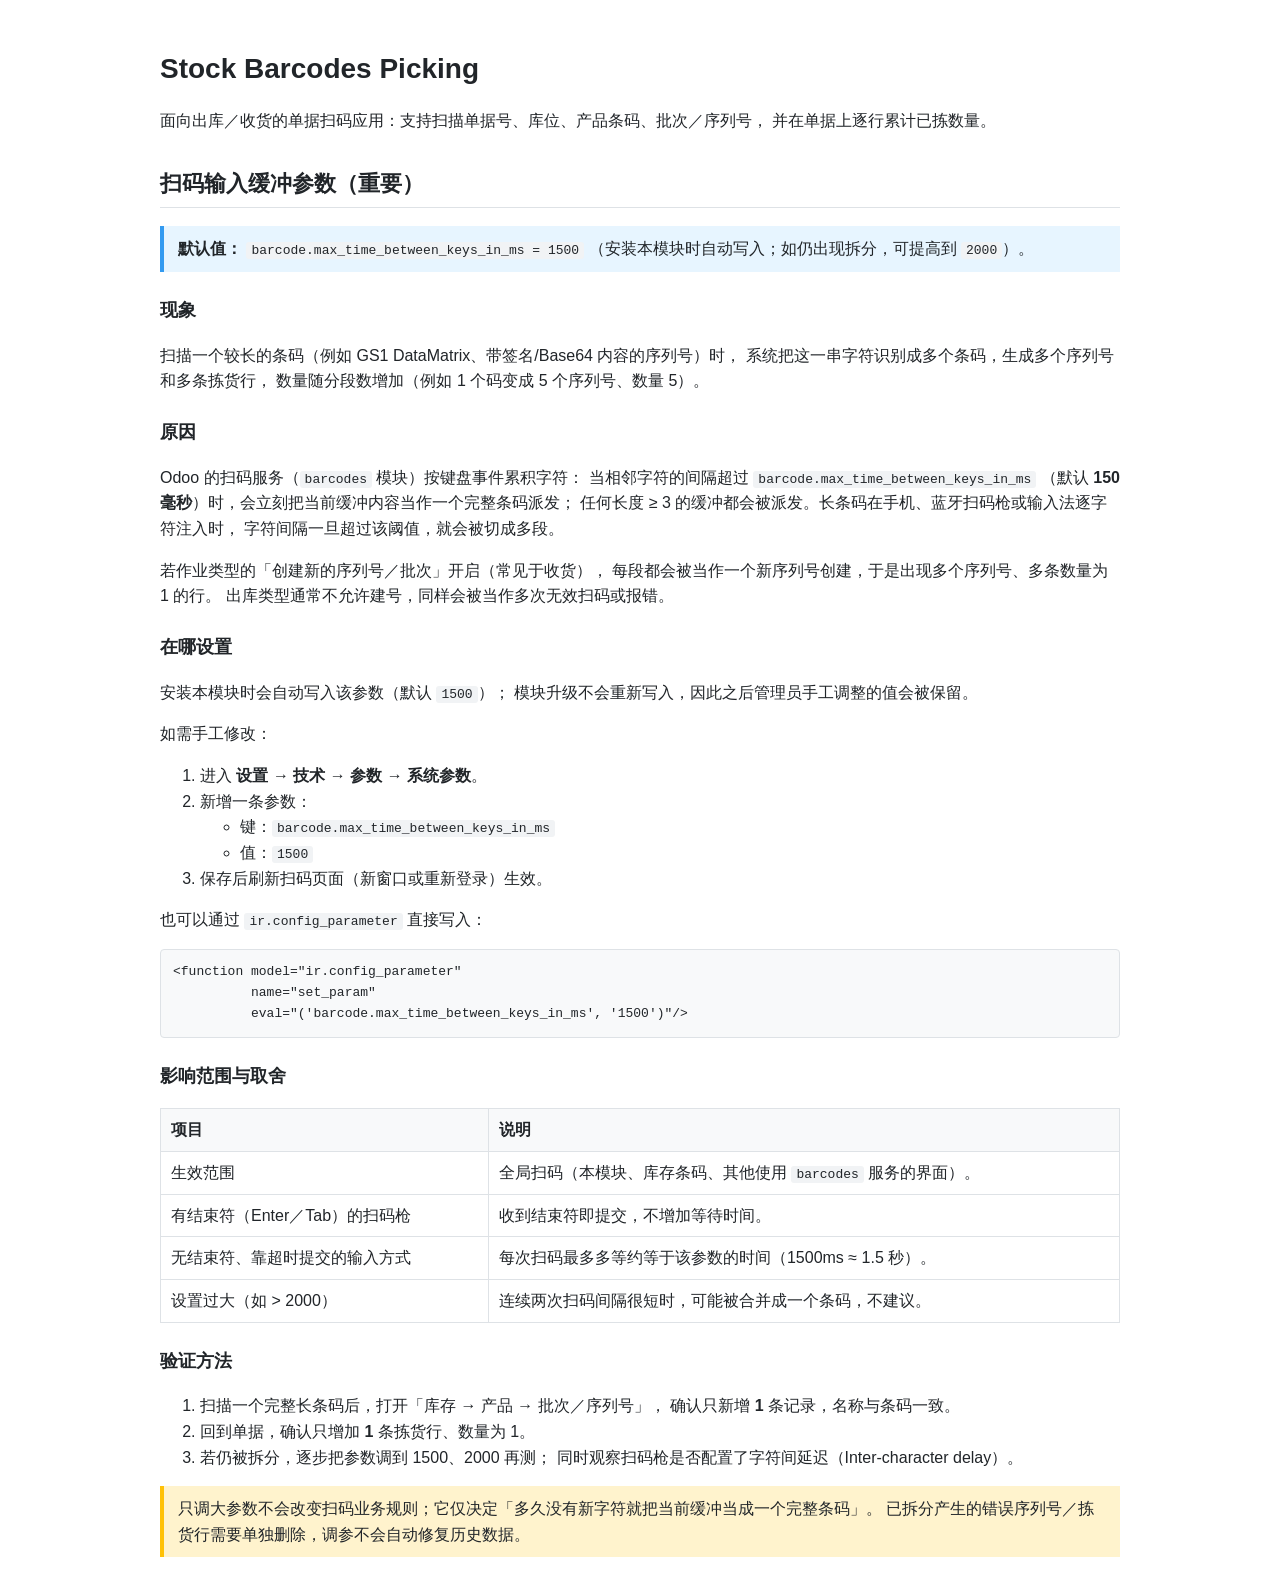
<file: stock_barcodes_picking/static/description/index.html>
<!DOCTYPE html>
<html lang="zh-CN">
<head>
    <meta charset="utf-8"/>
    <title>Stock Barcodes Picking</title>
    <style>
        body {
            font-family: -apple-system, "Segoe UI", "PingFang SC",
                "Microsoft YaHei", sans-serif;
            color: #212529;
            line-height: 1.6;
            margin: 0 auto;
            max-width: 960px;
            padding: 24px;
        }
        h1 { font-size: 28px; margin-bottom: 8px; }
        h2 { font-size: 22px; margin-top: 32px; border-bottom: 1px solid #dee2e6; padding-bottom: 6px; }
        h3 { font-size: 18px; margin-top: 24px; }
        code {
            background: #f1f3f5;
            border-radius: 3px;
            padding: 1px 5px;
            font-family: Consolas, Menlo, monospace;
            font-size: 13px;
        }
        pre {
            background: #f8f9fa;
            border: 1px solid #dee2e6;
            border-radius: 4px;
            padding: 12px;
            overflow-x: auto;
        }
        table { border-collapse: collapse; width: 100%; margin: 12px 0; }
        th, td { border: 1px solid #dee2e6; padding: 8px 10px; text-align: left; vertical-align: top; }
        th { background: #f8f9fa; }
        .note {
            background: #fff3cd;
            border-left: 4px solid #ffc107;
            padding: 10px 14px;
            margin: 12px 0;
        }
        .summary {
            background: #e7f5ff;
            border-left: 4px solid #339af0;
            padding: 10px 14px;
            margin: 12px 0;
        }
    </style>
</head>
<body>
<section class="oe_container">
    <h1>Stock Barcodes Picking</h1>
    <p>
        面向出库／收货的单据扫码应用：支持扫描单据号、库位、产品条码、批次／序列号，
        并在单据上逐行累计已拣数量。
    </p>

    <h2>扫码输入缓冲参数（重要）</h2>

    <div class="summary">
        <strong>默认值：</strong>
        <code>barcode.max_time_between_keys_in_ms = 1500</code>
        （安装本模块时自动写入；如仍出现拆分，可提高到 <code>2000</code>）。
    </div>

    <h3>现象</h3>
    <p>
        扫描一个较长的条码（例如 GS1 DataMatrix、带签名/Base64 内容的序列号）时，
        系统把这一串字符识别成多个条码，生成多个序列号和多条拣货行，
        数量随分段数增加（例如 1 个码变成 5 个序列号、数量 5）。
    </p>

    <h3>原因</h3>
    <p>
        Odoo 的扫码服务（<code>barcodes</code> 模块）按键盘事件累积字符：
        当相邻字符的间隔超过 <code>barcode.max_time_between_keys_in_ms</code>
        （默认 <strong>150 毫秒</strong>）时，会立刻把当前缓冲内容当作一个完整条码派发；
        任何长度 ≥ 3 的缓冲都会被派发。长条码在手机、蓝牙扫码枪或输入法逐字符注入时，
        字符间隔一旦超过该阈值，就会被切成多段。
    </p>
    <p>
        若作业类型的「创建新的序列号／批次」开启（常见于收货），
        每段都会被当作一个新序列号创建，于是出现多个序列号、多条数量为 1 的行。
        出库类型通常不允许建号，同样会被当作多次无效扫码或报错。
    </p>

    <h3>在哪设置</h3>
    <p>
        安装本模块时会自动写入该参数（默认 <code>1500</code>）；
        模块升级不会重新写入，因此之后管理员手工调整的值会被保留。
    </p>
    <p>如需手工修改：</p>
    <ol>
        <li>进入 <strong>设置 → 技术 → 参数 → 系统参数</strong>。</li>
        <li>新增一条参数：
            <ul>
                <li>键：<code>barcode.max_time_between_keys_in_ms</code></li>
                <li>值：<code>1500</code></li>
            </ul>
        </li>
        <li>保存后刷新扫码页面（新窗口或重新登录）生效。</li>
    </ol>
    <p>也可以通过 <code>ir.config_parameter</code> 直接写入：</p>
<pre>&lt;function model="ir.config_parameter"
          name="set_param"
          eval="('barcode.max_time_between_keys_in_ms', '1500')"/&gt;</pre>

    <h3>影响范围与取舍</h3>
    <table>
        <thead>
            <tr>
                <th>项目</th>
                <th>说明</th>
            </tr>
        </thead>
        <tbody>
            <tr>
                <td>生效范围</td>
                <td>全局扫码（本模块、库存条码、其他使用 <code>barcodes</code> 服务的界面）。</td>
            </tr>
            <tr>
                <td>有结束符（Enter／Tab）的扫码枪</td>
                <td>收到结束符即提交，不增加等待时间。</td>
            </tr>
            <tr>
                <td>无结束符、靠超时提交的输入方式</td>
                <td>每次扫码最多多等约等于该参数的时间（1500ms ≈ 1.5 秒）。</td>
            </tr>
            <tr>
                <td>设置过大（如 &gt; 2000）</td>
                <td>连续两次扫码间隔很短时，可能被合并成一个条码，不建议。</td>
            </tr>
        </tbody>
    </table>

    <h3>验证方法</h3>
    <ol>
        <li>扫描一个完整长条码后，打开「库存 → 产品 → 批次／序列号」，
            确认只新增 <strong>1</strong> 条记录，名称与条码一致。</li>
        <li>回到单据，确认只增加 <strong>1</strong> 条拣货行、数量为 1。</li>
        <li>若仍被拆分，逐步把参数调到 1500、2000 再测；
            同时观察扫码枪是否配置了字符间延迟（Inter-character delay）。</li>
    </ol>

    <div class="note">
        只调大参数不会改变扫码业务规则；它仅决定「多久没有新字符就把当前缓冲当成一个完整条码」。
        已拆分产生的错误序列号／拣货行需要单独删除，调参不会自动修复历史数据。
    </div>
</section>
</body>
</html>
</file>
